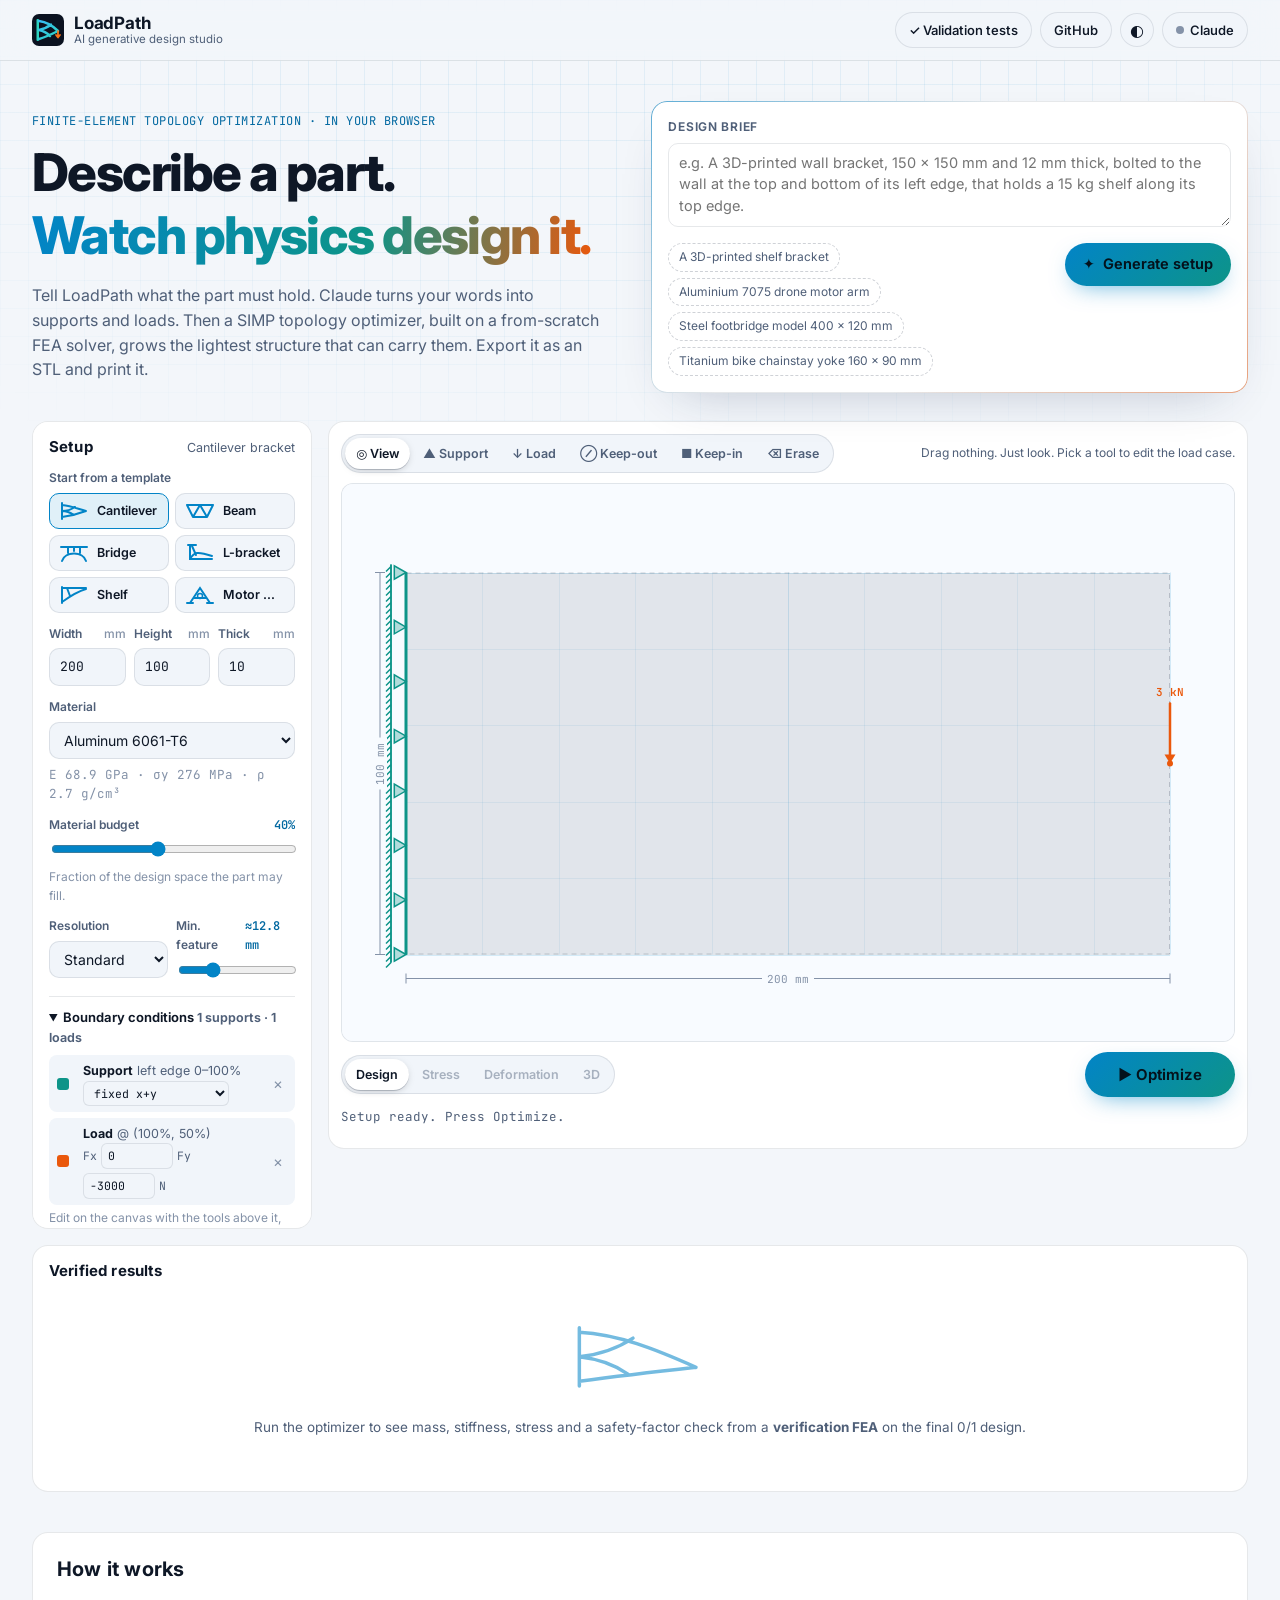
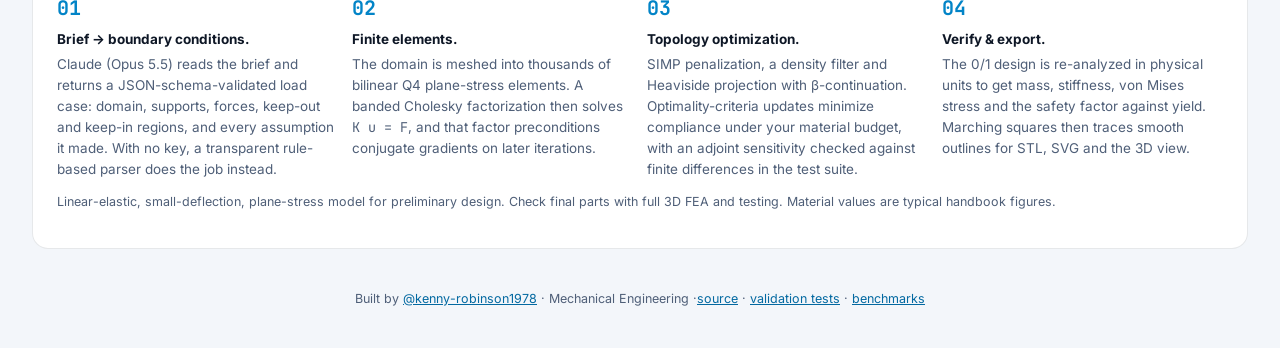
<file: index.html>
<!doctype html>
<html lang="en">
<head>
  <meta charset="utf-8">
  <meta name="viewport" content="width=device-width, initial-scale=1">
  <title>LoadPath · AI Generative Design Studio</title>
  <meta name="description" content="Describe a part in plain English. LoadPath sets up the load case with Claude, runs finite-element topology optimization in your browser, and exports a 3D-printable STL.">
  <meta property="og:title" content="LoadPath · AI Generative Design Studio">
  <meta property="og:description" content="Browser-native FEA + topology optimization with an AI engineering copilot.">
  <link rel="icon" href="assets/favicon.svg" type="image/svg+xml">
  <link rel="preconnect" href="https://fonts.googleapis.com">
  <link rel="preconnect" href="https://fonts.gstatic.com" crossorigin>
  <link href="https://fonts.googleapis.com/css2?family=Inter:wght@400;500;600;700;800&family=JetBrains+Mono:wght@400;500;600&display=swap" rel="stylesheet">
  <link rel="stylesheet" href="css/styles.css">
  <script type="importmap">
    {
      "imports": {
        "three": "https://cdn.jsdelivr.net/npm/three@0.160.0/build/three.module.js",
        "three/addons/": "https://cdn.jsdelivr.net/npm/three@0.160.0/examples/jsm/"
      }
    }
  </script>
  <script>try { const t = localStorage.getItem('loadpath.theme'); if (t) document.documentElement.dataset.theme = t; } catch {}</script>
</head>
<body>
  <div class="bg-grid" aria-hidden="true"></div>

  <header class="topbar">
    <a class="brand" href="./" aria-label="LoadPath home">
      <img src="assets/favicon.svg" alt="" width="32" height="32">
      <span><b>LoadPath</b><small>AI generative design studio</small></span>
    </a>
    <nav class="top-actions">
      <a class="ghost-btn hide-sm" href="tests/" title="Run the solver validation suite">✓ Validation tests</a>
      <a class="ghost-btn hide-sm" href="https://github.com/kenny-robinson1978/loadpath" target="_blank" rel="noopener">GitHub</a>
      <button class="icon-btn" id="themeBtn" type="button" aria-label="Toggle light/dark theme" title="Theme">◐</button>
      <button class="ghost-btn" id="settingsBtn" type="button"><span class="dot" id="keyDot"></span> Claude</button>
    </nav>
  </header>

  <main>
    <section class="hero">
      <div class="hero-copy">
        <p class="eyebrow">Finite-element topology optimization · in your browser</p>
        <h1>Describe a part.<br><span class="grad">Watch physics design it.</span></h1>
        <p class="lede">Tell LoadPath what the part must hold. Claude turns your words into supports and loads. Then a SIMP topology optimizer, built on a from-scratch FEA solver, grows the lightest structure that can carry them. Export it as an STL and print it.</p>
      </div>
      <form class="brief" id="briefForm" autocomplete="off">
        <label for="briefInput" class="brief-label">Design brief</label>
        <textarea id="briefInput" rows="3" placeholder="e.g. A 3D-printed wall bracket, 150 × 150 mm and 12 mm thick, bolted to the wall at the top and bottom of its left edge, that holds a 15 kg shelf along its top edge."></textarea>
        <div class="brief-row">
          <div class="chips" id="exampleChips"></div>
          <button class="primary-btn" id="briefBtn" type="submit"><span class="spark">✦</span> Generate setup</button>
        </div>
        <div class="brief-out" id="briefOut" hidden></div>
      </form>
    </section>

    <section class="studio">
      <!-- ============ Setup panel ============ -->
      <aside class="panel setup" aria-label="Problem setup">
        <div class="panel-head"><h2>Setup</h2><span class="muted small" id="setupName"></span></div>

        <div class="field">
          <span class="label">Start from a template</span>
          <div class="preset-grid" id="presetGrid"></div>
        </div>

        <div class="grid3">
          <label class="field"><span class="label">Width <i>mm</i></span><input type="number" id="inW" min="5" step="1"></label>
          <label class="field"><span class="label">Height <i>mm</i></span><input type="number" id="inH" min="5" step="1"></label>
          <label class="field"><span class="label">Thick <i>mm</i></span><input type="number" id="inT" min="0.2" step="0.5"></label>
        </div>

        <label class="field"><span class="label">Material</span><select id="inMat"></select></label>
        <p class="mat-props mono small" id="matProps"></p>

        <label class="field">
          <span class="label">Material budget <output id="outVf" class="mono"></output></span>
          <input type="range" id="inVf" min="0.1" max="0.8" step="0.01">
          <span class="hint">Fraction of the design space the part may fill.</span>
        </label>

        <div class="grid2">
          <label class="field"><span class="label">Resolution</span>
            <select id="inRes">
              <option value="60">Draft · fast</option>
              <option value="90" selected>Standard</option>
              <option value="130">Fine · slow</option>
            </select>
          </label>
          <label class="field"><span class="label">Min. feature <output id="outRmin" class="mono"></output></span>
            <input type="range" id="inRmin" min="1.2" max="5" step="0.1" value="2.2">
          </label>
        </div>

        <details class="lists" open>
          <summary>Boundary conditions <span class="muted small" id="bcCount"></span></summary>
          <div id="bcList" class="bc-list"></div>
          <p class="hint">Edit on the canvas with the tools above it, or adjust values here.</p>
        </details>

        <div class="io-row">
          <button class="ghost-btn" id="importBtn" type="button">Import JSON</button>
          <button class="ghost-btn" id="exportJsonBtn" type="button">Export JSON</button>
          <input type="file" id="importFile" accept="application/json,.json" hidden>
        </div>
      </aside>

      <!-- ============ Stage ============ -->
      <section class="panel stage" aria-label="Design canvas">
        <div class="toolbar">
          <div class="seg" role="radiogroup" aria-label="Edit tool" id="toolSeg">
            <button type="button" data-tool="none" class="on" title="View only">◎ View</button>
            <button type="button" data-tool="support" title="Drag along an edge to add a support">▲ Support</button>
            <button type="button" data-tool="load" title="Click to place a force">↓ Load</button>
            <button type="button" data-tool="keepout" title="Drag to reserve empty space">⊘ Keep-out</button>
            <button type="button" data-tool="keepin" title="Drag to force solid material">■ Keep-in</button>
            <button type="button" data-tool="erase" title="Click a support, load or region to delete it">⌫ Erase</button>
          </div>
          <div class="tool-opts" id="toolOpts"></div>
        </div>

        <div class="canvas-wrap" id="canvasWrap">
          <canvas id="cv" aria-label="Design domain"></canvas>
          <div id="view3d" class="view3d" hidden></div>
          <div class="legend" id="legend" hidden></div>
          <div class="toast" id="toast" role="status" hidden></div>
        </div>

        <div class="stage-foot">
          <div class="seg" role="radiogroup" aria-label="View" id="viewSeg">
            <button type="button" data-view="design" class="on">Design</button>
            <button type="button" data-view="stress" disabled>Stress</button>
            <button type="button" data-view="deformed" disabled>Deformation</button>
            <button type="button" data-view="3d" disabled>3D</button>
          </div>
          <button class="primary-btn run" id="runBtn" type="button">▶ Optimize</button>
        </div>

        <div class="progress" id="progress" hidden><div class="bar" id="progressBar"></div></div>
        <div class="status mono small" id="status">Ready. Pick a template or describe a part, then press Optimize.</div>
        <div class="chart" id="chart" aria-label="Convergence history"></div>
      </section>

      <!-- ============ Results ============ -->
      <aside class="panel results" aria-label="Results">
        <div class="panel-head"><h2>Verified results</h2><span class="pill" id="verdictPill" hidden></span></div>
        <div id="resultsEmpty" class="empty">
          <div class="empty-art" aria-hidden="true">
            <svg viewBox="0 0 120 70"><path d="M8 10v50M8 14c34 2 64 14 100 30M8 56c30-4 64-8 100-12M8 35c18-2 34-8 46-16M8 35c18 2 32 8 42 15" fill="none" stroke="currentColor" stroke-width="3" stroke-linecap="round" opacity=".55"/></svg>
          </div>
          <p>Run the optimizer to see mass, stiffness, stress and a safety-factor check from a <b>verification FEA</b> on the final 0/1 design.</p>
        </div>
        <div id="resultsBody" hidden>
          <div class="metrics" id="metrics"></div>
          <h3>Engineering notes</h3>
          <ul class="insights" id="insights"></ul>

          <div class="ai-card">
            <div class="ai-head">
              <h3><span class="spark">✦</span> AI design review</h3>
              <button class="primary-btn sm" id="reviewBtn" type="button">Review with Claude</button>
            </div>
            <p class="hint" id="reviewHint">Claude looks at the rendered part and the FEA numbers, then reviews load paths, margins and manufacturability.</p>
            <div class="md" id="reviewOut" aria-live="polite"></div>
          </div>

          <h3>Export</h3>
          <div class="export-grid">
            <button class="ghost-btn" data-export="stl" type="button">⬇ STL <small>3D print</small></button>
            <button class="ghost-btn" data-export="svg" type="button">⬇ SVG <small>laser / CNC</small></button>
            <button class="ghost-btn" data-export="png" type="button">⬇ PNG <small>image</small></button>
            <button class="ghost-btn" data-export="md" type="button">⬇ Report <small>Markdown</small></button>
          </div>
        </div>
      </aside>
    </section>

    <section class="how">
      <h2>How it works</h2>
      <ol class="steps">
        <li><b>Brief → boundary conditions.</b> Claude (Opus 5.5) reads the brief and returns a JSON-schema-validated load case: domain, supports, forces, keep-out and keep-in regions, and every assumption it made. With no key, a transparent rule-based parser does the job instead.</li>
        <li><b>Finite elements.</b> The domain is meshed into thousands of bilinear Q4 plane-stress elements. A banded Cholesky factorization then solves <span class="mono">K u = F</span>, and that factor preconditions conjugate gradients on later iterations.</li>
        <li><b>Topology optimization.</b> SIMP penalization, a density filter and Heaviside projection with β-continuation. Optimality-criteria updates minimize compliance under your material budget, with an adjoint sensitivity checked against finite differences in the test suite.</li>
        <li><b>Verify &amp; export.</b> The 0/1 design is re-analyzed in physical units to get mass, stiffness, von Mises stress and the safety factor against yield. Marching squares then traces smooth outlines for STL, SVG and the 3D view.</li>
      </ol>
      <p class="muted small">Linear-elastic, small-deflection, plane-stress model for preliminary design. Check final parts with full 3D FEA and testing. Material values are typical handbook figures.</p>
    </section>
  </main>

  <footer class="foot muted small">
    Built by <a href="https://github.com/kenny-robinson1978" target="_blank" rel="noopener">@kenny-robinson1978</a> · Mechanical Engineering ·<a href="https://github.com/kenny-robinson1978/loadpath" target="_blank" rel="noopener">source</a> · <a href="tests/">validation tests</a> · <a href="tests/bench.html">benchmarks</a>
  </footer>

  <dialog id="settingsDlg" class="dlg">
    <form method="dialog">
      <h2>Connect Claude</h2>
      <p class="muted">LoadPath works fully offline. Add your own Anthropic API key to unlock natural-language setup and AI design reviews (model <span class="mono">claude-opus-5-5</span>). Your key goes straight from this browser to <span class="mono">api.anthropic.com</span>. There is no LoadPath server.</p>
      <label class="field"><span class="label">Anthropic API key</span><input type="password" id="keyInput" placeholder="sk-ant-…" autocomplete="off" spellcheck="false"></label>
      <label class="check"><input type="checkbox" id="keyRemember"> Remember on this device</label>
      <p class="hint">Get a key at <a href="https://console.anthropic.com/settings/keys" target="_blank" rel="noopener">console.anthropic.com</a>.</p>
      <div class="dlg-actions">
        <button class="ghost-btn" value="clear" id="keyClear">Remove key</button>
        <button class="primary-btn" value="save" id="keySave">Save</button>
      </div>
    </form>
  </dialog>

  <script type="module" src="js/ui/app.js"></script>
</body>
</html>
</file>
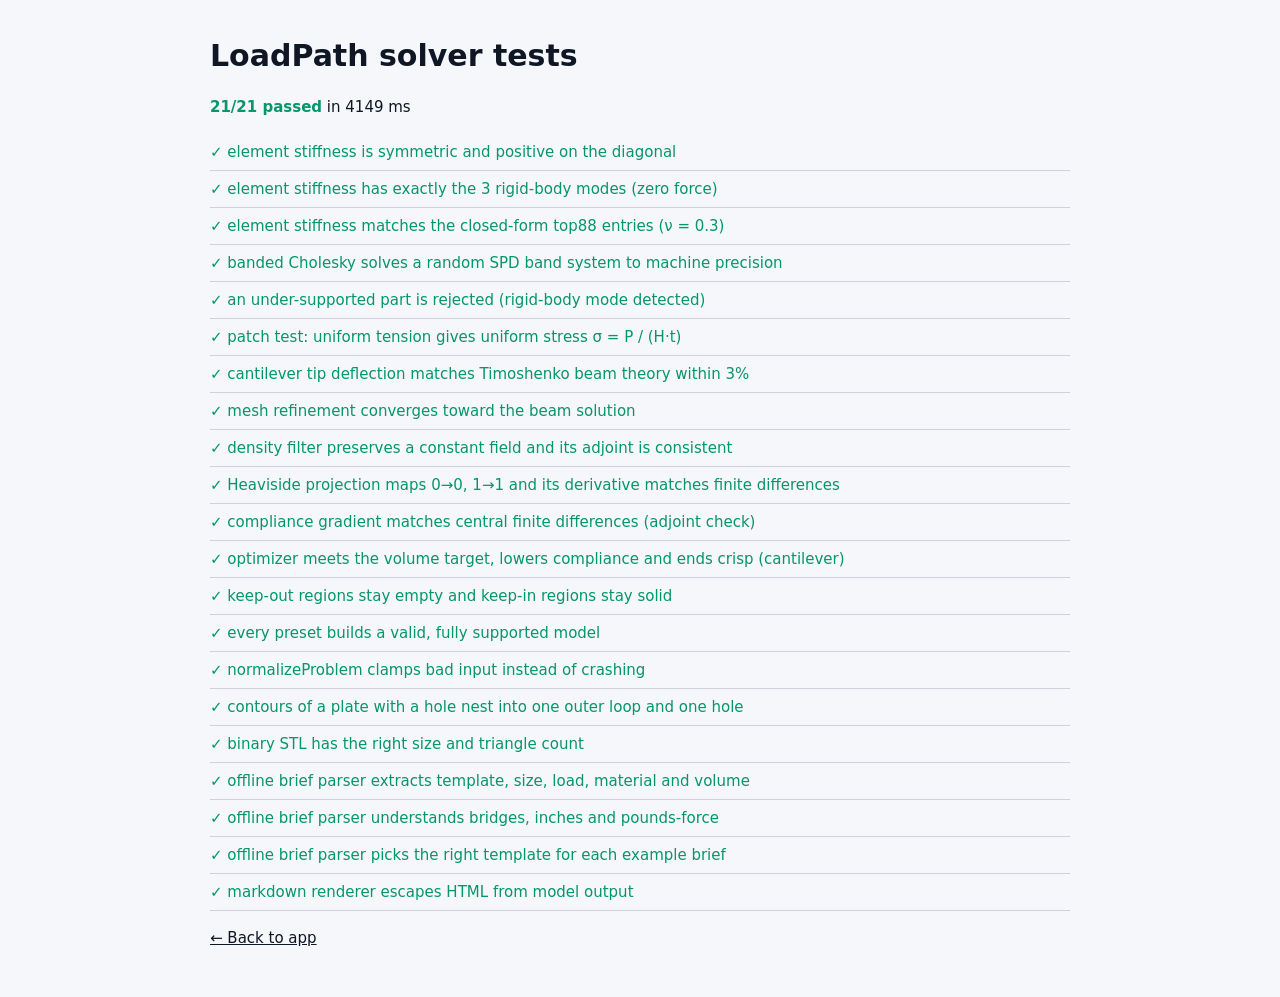
<file: tests/index.html>
<!doctype html>
<html lang="en">
<head>
  <meta charset="utf-8">
  <meta name="viewport" content="width=device-width, initial-scale=1">
  <title>LoadPath Tests</title>
  <link rel="icon" href="../assets/favicon.svg" type="image/svg+xml">
  <style>
    :root { --bg: #0a0f17; --text: #e6edf6; --muted: #8a9bb3; --ok: #34d399; --bad: #f87171; color-scheme: dark; }
    @media (prefers-color-scheme: light) { :root { --bg: #f5f7fa; --text: #0f1724; --muted: #51607a; --ok: #059669; --bad: #dc2626; color-scheme: light; } }
    body { margin: 0 auto; max-width: 860px; padding: 32px 16px; background: var(--bg); color: var(--text); font: 15px/1.6 system-ui, sans-serif; }
    h1 { margin: 0 0 4px; } a { color: inherit; }
    ul { list-style: none; padding: 0; } li { padding: 6px 0; border-bottom: 1px solid color-mix(in srgb, var(--muted) 25%, transparent); }
    .ok { color: var(--ok); } .bad { color: var(--bad); }
    pre { white-space: pre-wrap; color: var(--muted); margin: 4px 0 0 20px; font-size: 13px; }
  </style>
</head>
<body>
  <h1>LoadPath solver tests</h1>
  <p id="summary" class="muted">Running… (the optimizer tests take a few seconds)</p>
  <ul id="results"></ul>
  <p><a href="../">← Back to app</a></p>
  <script type="module" src="fea.test.js"></script>
</body>
</html>
</file>
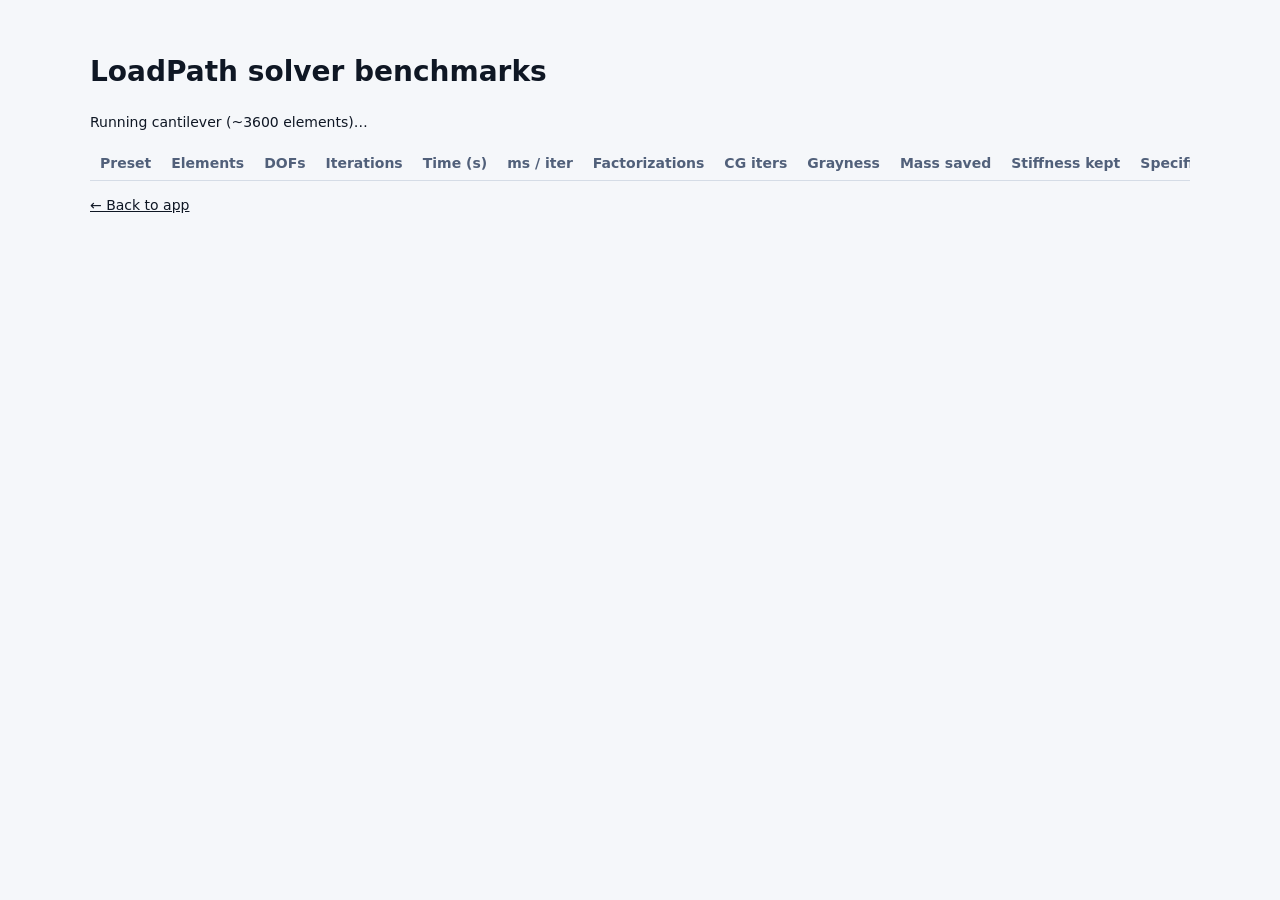
<file: tests/bench.html>
<!doctype html>
<html lang="en">
<head>
  <meta charset="utf-8">
  <meta name="viewport" content="width=device-width, initial-scale=1">
  <title>LoadPath Benchmarks</title>
  <link rel="icon" href="../assets/favicon.svg" type="image/svg+xml">
  <style>
    :root { --bg: #0a0f17; --text: #e6edf6; --muted: #8a9bb3; --line: #223047; color-scheme: dark; }
    @media (prefers-color-scheme: light) { :root { --bg: #f5f7fa; --text: #0f1724; --muted: #51607a; --line: #d5dce6; color-scheme: light; } }
    body { margin: 0 auto; max-width: 1100px; padding: 32px 16px; background: var(--bg); color: var(--text); font: 14px/1.5 system-ui, sans-serif; }
    .wrap { overflow-x: auto; }
    table { border-collapse: collapse; width: 100%; font-variant-numeric: tabular-nums; }
    th, td { padding: 6px 10px; border-bottom: 1px solid var(--line); text-align: right; white-space: nowrap; }
    th:first-child, td:first-child { text-align: left; }
    th { color: var(--muted); font-weight: 600; }
    a { color: inherit; }
  </style>
</head>
<body>
  <h1>LoadPath solver benchmarks</h1>
  <p id="status">Each preset runs to convergence in a Web Worker, one after another.</p>
  <div class="wrap"><table>
    <thead><tr><th>Preset</th><th>Elements</th><th>DOFs</th><th>Iterations</th><th>Time (s)</th><th>ms / iter</th><th>Factorizations</th><th>CG iters</th><th>Grayness</th><th>Mass saved</th><th>Stiffness kept</th><th>Specific stiffness ×</th><th>SF</th></tr></thead>
    <tbody id="rows"></tbody>
  </table></div>
  <p><a href="../">← Back to app</a></p>
  <script type="module">
    const cases = new URLSearchParams(location.search).get('cases')?.split(',').map((c) => c.split(':'))
      ?? ['cantilever', 'mbb', 'bridge', 'lbracket', 'shelf', 'mount'].map((id) => [id, 3600]);
    const rows = document.getElementById('rows');
    const results = [];
    for (const [id, target] of cases) {
      document.getElementById('status').textContent = `Running ${id} (~${target} elements)…`;
      const r = await new Promise((resolve) => {
        const w = new Worker('bench.worker.js', { type: 'module' });
        w.onmessage = (e) => { w.terminate(); resolve(e.data); };
        w.onerror = (e) => { w.terminate(); resolve({ id, error: e.message }); };
        w.postMessage({ id, target: +target });
      });
      results.push(r);
      const f = (v, d = 2) => (Number.isFinite(v) ? v.toFixed(d) : '—');
      rows.insertAdjacentHTML('beforeend', r.error ? `<tr><td>${id}</td><td colspan="12">${r.error}</td></tr>` :
        `<tr><td>${r.id}</td><td>${r.nel}</td><td>${r.dofs}</td><td>${r.iters}</td><td>${f(r.seconds, 1)}</td><td>${f(r.msPerIter, 0)}</td><td>${r.factorizations}</td><td>${r.cgIterations}</td><td>${f(r.grayness, 3)}</td><td>${f(r.massSaved * 100, 0)}%</td><td>${f(r.stiffnessRetained * 100, 0)}%</td><td>${f(r.specificStiffnessGain)}</td><td>${f(r.safetyFactor)}</td></tr>`);
    }
    document.getElementById('status').textContent = 'Done.';
    window.__BENCH__ = results;
  </script>
</body>
</html>
</file>
<file: css/styles.css>
/* ===== Tokens ========================================================================= */
:root {
  --bg: #070b12;
  --bg-2: #0b111b;
  --panel: rgba(148, 180, 220, 0.04);
  --panel-solid: #0d1420;
  --raise: rgba(148, 180, 220, 0.08);
  --border: rgba(148, 180, 220, 0.13);
  --border-strong: rgba(148, 180, 220, 0.26);
  --text: #e6edf6;
  --muted: #8b9cb4;
  --faint: #5d6e86;
  --accent: #38bdf8;
  --accent-2: #2dd4bf;
  --accent-ink: #7dd3fc;
  --load: #fb923c;
  --support: #2dd4bf;
  --keepout: #f87171;
  --keepin: #a78bfa;
  --ok: #34d399;
  --warn: #fbbf24;
  --bad: #f87171;
  --material: #dbe8f8;
  --grid: rgba(56, 189, 248, 0.07);
  --grid-strong: rgba(56, 189, 248, 0.14);
  --canvas-bg: #08101b;
  --shadow: 0 24px 60px -28px rgba(0, 0, 0, 0.7);
  --radius: 16px;
  --radius-sm: 10px;
  --font: 'Inter', system-ui, -apple-system, 'Segoe UI', Roboto, sans-serif;
  --mono: 'JetBrains Mono', ui-monospace, 'Cascadia Code', Consolas, monospace;
  color-scheme: dark;
}

@media (prefers-color-scheme: light) {
  :root:not([data-theme="dark"]) {
    --bg: #f3f6fa; --bg-2: #e9eef5; --panel: #ffffff; --panel-solid: #ffffff; --raise: #f1f5fa;
    --border: rgba(15, 30, 55, 0.1); --border-strong: rgba(15, 30, 55, 0.2);
    --text: #0e1726; --muted: #4f5f78; --faint: #8492a8;
    --accent: #0284c7; --accent-2: #0d9488; --accent-ink: #0369a1;
    --load: #ea580c; --support: #0d9488; --keepout: #dc2626; --keepin: #7c3aed;
    --ok: #059669; --warn: #b45309; --bad: #dc2626;
    --material: #18243a; --grid: rgba(2, 132, 199, 0.07); --grid-strong: rgba(2, 132, 199, 0.15);
    --canvas-bg: #f8fbff; --shadow: 0 20px 50px -28px rgba(20, 40, 80, 0.3);
    color-scheme: light;
  }
}
:root[data-theme="light"] {
  --bg: #f3f6fa; --bg-2: #e9eef5; --panel: #ffffff; --panel-solid: #ffffff; --raise: #f1f5fa;
  --border: rgba(15, 30, 55, 0.1); --border-strong: rgba(15, 30, 55, 0.2);
  --text: #0e1726; --muted: #4f5f78; --faint: #8492a8;
  --accent: #0284c7; --accent-2: #0d9488; --accent-ink: #0369a1;
  --load: #ea580c; --support: #0d9488; --keepout: #dc2626; --keepin: #7c3aed;
  --ok: #059669; --warn: #b45309; --bad: #dc2626;
  --material: #18243a; --grid: rgba(2, 132, 199, 0.07); --grid-strong: rgba(2, 132, 199, 0.15);
  --canvas-bg: #f8fbff; --shadow: 0 20px 50px -28px rgba(20, 40, 80, 0.3);
  color-scheme: light;
}

/* ===== Base =========================================================================== */
*, *::before, *::after { box-sizing: border-box; }
html { -webkit-text-size-adjust: 100%; }
body {
  margin: 0; min-height: 100vh; background: var(--bg); color: var(--text);
  font: 14.5px/1.55 var(--font); -webkit-font-smoothing: antialiased; overflow-x: hidden;
}
.bg-grid {
  position: fixed; inset: 0; z-index: -1; pointer-events: none;
  background-image:
    linear-gradient(var(--grid) 1px, transparent 1px),
    linear-gradient(90deg, var(--grid) 1px, transparent 1px);
  background-size: 28px 28px;
  mask-image: radial-gradient(ellipse 80% 60% at 50% 0%, #000 40%, transparent 100%);
}
a { color: var(--accent-ink); }
h1, h2, h3 { line-height: 1.2; margin: 0; }
h2 { font-size: 15px; font-weight: 700; letter-spacing: 0.01em; }
h3 { font-size: 13px; font-weight: 700; margin: 18px 0 8px; color: var(--muted); text-transform: uppercase; letter-spacing: 0.06em; }
.mono { font-family: var(--mono); }
.small { font-size: 12.5px; }
.muted { color: var(--muted); }
.hint { color: var(--faint); font-size: 12px; margin: 4px 0 0; }
button { font: inherit; color: inherit; cursor: pointer; }
button:disabled { cursor: not-allowed; opacity: 0.45; }
:focus-visible { outline: 2px solid var(--accent); outline-offset: 2px; }
[hidden] { display: none !important; }

input[type="number"], input[type="password"], input[type="text"], select, textarea {
  width: 100%; background: var(--raise); color: var(--text); border: 1px solid var(--border);
  border-radius: var(--radius-sm); padding: 8px 10px; font: inherit; font-size: 14px;
}
input[type="number"] { font-family: var(--mono); font-size: 13px; }
input:focus, select:focus, textarea:focus { outline: none; border-color: var(--accent); box-shadow: 0 0 0 3px color-mix(in srgb, var(--accent) 22%, transparent); }
input[type="range"] { width: 100%; accent-color: var(--accent); }
select option { background: var(--panel-solid); }

/* ===== Buttons ======================================================================== */
.primary-btn {
  display: inline-flex; align-items: center; justify-content: center; gap: 8px;
  border: 0; border-radius: 999px; padding: 10px 18px; font-weight: 650;
  background: linear-gradient(135deg, var(--accent), var(--accent-2)); color: #04121c;
  box-shadow: 0 8px 24px -10px color-mix(in srgb, var(--accent) 70%, transparent);
  transition: transform 0.15s, box-shadow 0.15s, filter 0.15s;
}
.primary-btn:hover:not(:disabled) { transform: translateY(-1px); filter: brightness(1.06); }
.primary-btn.sm { padding: 7px 13px; font-size: 13px; }
.primary-btn.stop { background: linear-gradient(135deg, #f87171, #fb923c); }
.ghost-btn {
  display: inline-flex; align-items: center; gap: 6px; text-decoration: none;
  background: var(--raise); border: 1px solid var(--border); color: var(--text);
  border-radius: 999px; padding: 7px 13px; font-size: 13px; font-weight: 550;
  transition: border-color 0.15s, background 0.15s;
}
.ghost-btn:hover:not(:disabled) { border-color: var(--border-strong); }
.icon-btn { width: 34px; height: 34px; border-radius: 50%; border: 1px solid var(--border); background: var(--raise); font-size: 16px; }
.spark { color: inherit; }
.dot { width: 8px; height: 8px; border-radius: 50%; background: var(--faint); display: inline-block; }
.dot.on { background: var(--ok); box-shadow: 0 0 0 3px color-mix(in srgb, var(--ok) 25%, transparent); }

/* ===== Top bar ======================================================================== */
.topbar {
  position: sticky; top: 0; z-index: 20; display: flex; align-items: center; justify-content: space-between; gap: 12px;
  padding: 12px clamp(16px, 3vw, 32px); backdrop-filter: blur(14px);
  background: color-mix(in srgb, var(--bg) 78%, transparent); border-bottom: 1px solid var(--border);
}
.brand { display: flex; align-items: center; gap: 10px; color: inherit; text-decoration: none; }
.brand span { display: flex; flex-direction: column; line-height: 1.15; }
.brand b { font-size: 17px; letter-spacing: -0.01em; }
.brand small { font-size: 11.5px; color: var(--muted); }
.top-actions { display: flex; align-items: center; gap: 8px; }

/* ===== Hero / brief =================================================================== */
main { max-width: 1520px; margin: 0 auto; padding: 0 clamp(16px, 3vw, 32px); }
.hero { display: grid; grid-template-columns: minmax(0, 1fr) minmax(0, 1.05fr); gap: clamp(20px, 4vw, 56px); align-items: center; padding: 40px 0 28px; }
.eyebrow { font-family: var(--mono); font-size: 12px; color: var(--accent-ink); letter-spacing: 0.04em; margin: 0 0 12px; text-transform: uppercase; }
.hero h1 { font-size: clamp(30px, 4.2vw, 52px); font-weight: 800; letter-spacing: -0.03em; }
.grad { background: linear-gradient(100deg, var(--accent), var(--accent-2) 60%, var(--load)); -webkit-background-clip: text; background-clip: text; color: transparent; }
.lede { color: var(--muted); font-size: 16px; max-width: 60ch; margin: 16px 0 0; }
.brief {
  background: var(--panel); border: 1px solid var(--border); border-radius: var(--radius); padding: 16px;
  box-shadow: var(--shadow); position: relative;
}
.brief::before {
  content: ''; position: absolute; inset: -1px; border-radius: inherit; padding: 1px; pointer-events: none;
  background: linear-gradient(135deg, color-mix(in srgb, var(--accent) 60%, transparent), transparent 40%, transparent 60%, color-mix(in srgb, var(--load) 50%, transparent));
  -webkit-mask: linear-gradient(#000 0 0) content-box, linear-gradient(#000 0 0); -webkit-mask-composite: xor; mask-composite: exclude;
}
.brief-label { display: block; font-size: 12px; font-weight: 650; color: var(--muted); margin-bottom: 6px; text-transform: uppercase; letter-spacing: 0.06em; }
.brief textarea { resize: vertical; min-height: 84px; font-size: 14.5px; line-height: 1.5; background: transparent; }
.brief-row { display: flex; gap: 10px; align-items: flex-start; justify-content: space-between; margin-top: 10px; flex-wrap: wrap; }
.chips { display: flex; flex-wrap: wrap; gap: 6px; flex: 1; min-width: 0; }
.chip {
  border: 1px dashed var(--border-strong); background: transparent; color: var(--muted); border-radius: 999px;
  padding: 4px 10px; font-size: 12px; max-width: 100%; white-space: nowrap; overflow: hidden; text-overflow: ellipsis;
}
.chip:hover { color: var(--text); border-style: solid; }
.brief-out { margin-top: 12px; padding: 10px 12px; border-radius: var(--radius-sm); background: var(--raise); font-size: 13px; }
.brief-out ul { margin: 6px 0 0; padding-left: 18px; color: var(--muted); }
.brief-out .src { font-family: var(--mono); font-size: 11px; padding: 2px 8px; border-radius: 999px; background: color-mix(in srgb, var(--accent) 16%, transparent); color: var(--accent-ink); }
.brief-out.err { background: color-mix(in srgb, var(--bad) 12%, transparent); color: var(--bad); }

/* ===== Studio grid ==================================================================== */
.studio { display: grid; grid-template-columns: 300px minmax(0, 1fr) 340px; gap: 16px; align-items: start; }
.panel { background: var(--panel); border: 1px solid var(--border); border-radius: var(--radius); padding: 16px; min-width: 0; }
.panel-head { display: flex; align-items: center; justify-content: space-between; gap: 8px; margin-bottom: 12px; }
.setup, .results { position: sticky; top: 76px; max-height: calc(100vh - 92px); overflow: auto; scrollbar-width: thin; }

.field { display: flex; flex-direction: column; gap: 5px; margin-bottom: 12px; min-width: 0; }
.label { font-size: 12px; font-weight: 600; color: var(--muted); display: flex; justify-content: space-between; gap: 6px; }
.label i { font-style: normal; color: var(--faint); font-weight: 500; }
.label output { color: var(--accent-ink); }
.grid2, .grid3 { display: grid; gap: 8px; }
.grid2 { grid-template-columns: 1fr 1fr; }
.grid3 { grid-template-columns: 1fr 1fr 1fr; }
.mat-props { margin: -6px 0 12px; color: var(--faint); }

.preset-grid { display: grid; grid-template-columns: 1fr 1fr; gap: 6px; }
.preset {
  text-align: left; border: 1px solid var(--border); background: var(--raise); border-radius: var(--radius-sm);
  padding: 7px 9px; font-size: 12.5px; font-weight: 600; display: flex; gap: 8px; align-items: center; min-width: 0;
}
.preset svg { width: 30px; height: 20px; flex: none; color: var(--accent); }
.preset span { overflow: hidden; text-overflow: ellipsis; white-space: nowrap; }
.preset.on { border-color: var(--accent); background: color-mix(in srgb, var(--accent) 12%, transparent); }

details.lists { border-top: 1px solid var(--border); padding-top: 10px; margin-top: 4px; }
details.lists summary { cursor: pointer; font-weight: 650; font-size: 13px; margin-bottom: 8px; }
.bc-list { display: flex; flex-direction: column; gap: 6px; }
.bc-item { display: grid; grid-template-columns: 18px 1fr auto; gap: 8px; align-items: center; padding: 6px 8px; border-radius: 8px; background: var(--raise); font-size: 12.5px; }
.bc-item .sw { width: 12px; height: 12px; border-radius: 3px; }
.bc-item .vals { display: flex; gap: 4px; align-items: center; flex-wrap: wrap; font-family: var(--mono); font-size: 11.5px; color: var(--muted); }
.bc-item input[type="number"] { width: 72px; padding: 3px 6px; font-size: 11.5px; border-radius: 6px; }
.bc-item select { width: auto; padding: 3px 6px; font-size: 11.5px; border-radius: 6px; }
.bc-item .x { border: 0; background: none; color: var(--faint); font-size: 15px; padding: 0 4px; }
.bc-item .x:hover { color: var(--bad); }
.io-row { display: flex; gap: 8px; flex-wrap: wrap; margin-top: 12px; }

/* ===== Stage ========================================================================== */
.stage { padding: 12px; display: flex; flex-direction: column; gap: 10px; }
.toolbar { display: flex; gap: 8px; flex-wrap: wrap; align-items: center; justify-content: space-between; }
.seg { display: inline-flex; background: var(--raise); border: 1px solid var(--border); border-radius: 999px; padding: 3px; gap: 2px; flex-wrap: wrap; }
.seg button { border: 0; background: transparent; border-radius: 999px; padding: 6px 11px; font-size: 12.5px; font-weight: 600; color: var(--muted); white-space: nowrap; }
.seg button.on { background: var(--panel-solid); color: var(--text); box-shadow: 0 1px 0 var(--border-strong), 0 2px 10px -4px rgba(0, 0, 0, 0.4); }
.seg button:hover:not(.on):not(:disabled) { color: var(--text); }
.tool-opts { display: flex; gap: 6px; align-items: center; font-size: 12px; color: var(--muted); flex-wrap: wrap; }
.tool-opts input, .tool-opts select { width: auto; padding: 4px 8px; font-size: 12px; border-radius: 8px; }
.tool-opts input[type="number"] { width: 80px; }

.canvas-wrap {
  position: relative; border-radius: 12px; overflow: hidden; border: 1px solid var(--border);
  background: var(--canvas-bg); aspect-ratio: 16 / 10; min-height: 260px;
}
#cv { width: 100%; height: 100%; display: block; touch-action: none; }
#cv.tool-support, #cv.tool-keepout, #cv.tool-keepin, #cv.tool-load { cursor: crosshair; }
#cv.tool-erase { cursor: not-allowed; }
.view3d { position: absolute; inset: 0; background: radial-gradient(70% 70% at 50% 40%, var(--raise), transparent 70%), var(--canvas-bg); }
.view3d canvas { display: block; width: 100% !important; height: 100% !important; cursor: grab; }
.legend {
  position: absolute; right: 10px; top: 10px; background: color-mix(in srgb, var(--panel-solid) 88%, transparent);
  border: 1px solid var(--border); border-radius: 10px; padding: 8px 10px; font-size: 11.5px; font-family: var(--mono); color: var(--muted);
  backdrop-filter: blur(6px); max-width: 60%;
}
.legend .ramp { height: 8px; width: 160px; max-width: 100%; border-radius: 4px; margin: 4px 0 2px; }
.legend .ends { display: flex; justify-content: space-between; gap: 10px; }
.toast {
  position: absolute; left: 50%; bottom: 12px; transform: translateX(-50%); max-width: calc(100% - 24px);
  background: var(--panel-solid); border: 1px solid var(--border-strong); border-radius: 999px; padding: 7px 14px;
  font-size: 12.5px; box-shadow: var(--shadow); white-space: nowrap; overflow: hidden; text-overflow: ellipsis;
}
.toast.err { border-color: var(--bad); color: var(--bad); white-space: normal; border-radius: 12px; }
.stage-foot { display: flex; justify-content: space-between; gap: 10px; align-items: center; flex-wrap: wrap; }
.run { min-width: 150px; font-size: 15px; padding: 11px 22px; }
.progress { height: 4px; border-radius: 4px; background: var(--raise); overflow: hidden; }
.progress .bar { height: 100%; width: 0; background: linear-gradient(90deg, var(--accent), var(--accent-2)); transition: width 0.2s; }
.status { color: var(--muted); min-height: 1.5em; overflow-wrap: anywhere; }
.status b { color: var(--text); font-weight: 600; }
.chart { min-height: 0; }
.chart svg { display: block; width: 100%; height: 120px; }
.chart .axis { stroke: var(--border-strong); stroke-width: 1; }
.chart .gridl { stroke: var(--border); stroke-width: 1; stroke-dasharray: 2 4; }
.chart .c-line { fill: none; stroke: var(--accent); stroke-width: 2; }
.chart .v-line { fill: none; stroke: var(--load); stroke-width: 1.5; stroke-dasharray: 4 3; }
.chart .beta { stroke: var(--keepin); stroke-width: 1; stroke-dasharray: 1 3; }
.chart text { fill: var(--faint); font: 10.5px var(--mono); }

/* ===== Results ======================================================================== */
.empty { text-align: center; color: var(--muted); padding: 24px 8px; font-size: 13.5px; }
.empty-art { color: var(--accent); width: 140px; margin: 0 auto 10px; }
.pill { font-size: 11.5px; font-weight: 700; padding: 3px 10px; border-radius: 999px; font-family: var(--mono); }
.pill.ok { background: color-mix(in srgb, var(--ok) 16%, transparent); color: var(--ok); }
.pill.warn { background: color-mix(in srgb, var(--warn) 16%, transparent); color: var(--warn); }
.pill.bad { background: color-mix(in srgb, var(--bad) 16%, transparent); color: var(--bad); }
.metrics { display: grid; grid-template-columns: 1fr 1fr; gap: 8px; }
.metric { background: var(--raise); border: 1px solid var(--border); border-radius: 12px; padding: 10px 12px; min-width: 0; }
.metric .k { font-size: 11px; color: var(--muted); text-transform: uppercase; letter-spacing: 0.05em; font-weight: 600; }
.metric .v { font-family: var(--mono); font-size: 20px; font-weight: 600; letter-spacing: -0.02em; margin-top: 2px; white-space: nowrap; overflow: hidden; text-overflow: ellipsis; }
.metric .v small { font-size: 12px; color: var(--muted); font-weight: 500; margin-left: 2px; }
.metric .s { font-size: 11.5px; color: var(--faint); margin-top: 1px; }
.metric.hero-m { grid-column: span 2; display: flex; justify-content: space-between; align-items: center; gap: 10px;
  background: linear-gradient(135deg, color-mix(in srgb, var(--accent) 14%, transparent), color-mix(in srgb, var(--accent-2) 10%, transparent)); }
.metric.ok .v { color: var(--ok); } .metric.warn .v { color: var(--warn); } .metric.bad .v { color: var(--bad); }
.insights { list-style: none; padding: 0; margin: 0; display: flex; flex-direction: column; gap: 6px; }
.insights li { font-size: 13px; padding: 8px 10px 8px 30px; border-radius: 10px; background: var(--raise); position: relative; color: var(--muted); }
.insights li b { color: var(--text); }
.insights li::before { position: absolute; left: 10px; top: 8px; font-size: 13px; }
.insights li.ok::before { content: '✓'; color: var(--ok); }
.insights li.warn::before { content: '!'; color: var(--warn); font-weight: 800; left: 13px; }
.insights li.bad::before { content: '✕'; color: var(--bad); }
.insights li.info::before { content: 'i'; color: var(--accent); font-weight: 800; left: 13px; font-family: var(--mono); }

.ai-card { margin-top: 16px; border: 1px solid var(--border); border-radius: 12px; padding: 12px; background: linear-gradient(180deg, color-mix(in srgb, var(--accent) 7%, transparent), transparent 60%); }
.ai-head { display: flex; align-items: center; justify-content: space-between; gap: 8px; }
.ai-head h3 { margin: 0; color: var(--text); text-transform: none; letter-spacing: 0; font-size: 14px; }
.md { font-size: 13.5px; }
.md:empty { display: none; }
.md h2, .md h3, .md h4 { font-size: 13px; text-transform: uppercase; letter-spacing: 0.05em; color: var(--accent-ink); margin: 14px 0 6px; }
.md p { margin: 6px 0; } .md ul, .md ol { margin: 6px 0; padding-left: 20px; } .md li { margin: 3px 0; }
.md code { font-family: var(--mono); font-size: 12px; background: var(--raise); padding: 1px 5px; border-radius: 5px; }
.md.streaming::after { content: '▍'; color: var(--accent); animation: blink 1s steps(2) infinite; }
@keyframes blink { 50% { opacity: 0; } }
.export-grid { display: grid; grid-template-columns: 1fr 1fr; gap: 8px; }
.export-grid .ghost-btn { border-radius: 10px; justify-content: flex-start; padding: 9px 12px; }
.export-grid small { color: var(--faint); font-weight: 500; margin-left: auto; }

/* ===== How it works / footer ========================================================== */
.how { margin: 40px 0 24px; padding: 24px; border: 1px solid var(--border); border-radius: var(--radius); background: var(--panel); }
.how h2 { font-size: 20px; margin-bottom: 12px; }
.steps { display: grid; grid-template-columns: repeat(4, minmax(0, 1fr)); gap: 14px; padding: 0; list-style: none; counter-reset: s; margin: 0 0 12px; }
.steps li { counter-increment: s; color: var(--muted); font-size: 13.5px; position: relative; padding-top: 36px; }
.steps li::before { content: counter(s, decimal-leading-zero); position: absolute; top: 0; font-family: var(--mono); font-weight: 700; color: var(--accent); font-size: 20px; }
.steps b { color: var(--text); display: block; margin-bottom: 4px; }
.foot { text-align: center; padding: 16px 16px 40px; }

/* ===== Dialog ========================================================================= */
.dlg { border: 1px solid var(--border-strong); border-radius: var(--radius); background: var(--panel-solid); color: var(--text); padding: 22px; width: min(480px, calc(100vw - 32px)); box-shadow: var(--shadow); }
.dlg::backdrop { background: rgba(3, 6, 12, 0.6); backdrop-filter: blur(3px); }
.dlg h2 { font-size: 18px; margin-bottom: 8px; }
.dlg p { font-size: 13.5px; }
.check { display: flex; gap: 8px; align-items: center; font-size: 13px; margin: 4px 0; }
.dlg-actions { display: flex; justify-content: flex-end; gap: 8px; margin-top: 16px; }

/* ===== Responsive ===================================================================== */
@media (max-width: 1280px) {
  .studio { grid-template-columns: 280px minmax(0, 1fr); }
  .results { grid-column: 1 / -1; position: static; max-height: none; }
  .results #resultsBody { display: grid; grid-template-columns: minmax(0, 1fr) minmax(0, 1fr); gap: 0 20px; }
  .results #resultsBody > .metrics { grid-column: 1; grid-row: 1 / span 6; align-self: start; }
}
@media (max-width: 900px) {
  .hero { grid-template-columns: 1fr; padding-top: 24px; }
  .studio { grid-template-columns: 1fr; }
  .setup { position: static; max-height: none; order: 2; }
  .stage { order: 1; }
  .results { order: 3; }
  .results #resultsBody { display: block; }
  .steps { grid-template-columns: 1fr 1fr; }
}
@media (max-width: 560px) {
  .hide-sm { display: none !important; }
  .steps { grid-template-columns: 1fr; }
  .canvas-wrap { aspect-ratio: 4 / 3; }
  .metrics { grid-template-columns: 1fr 1fr; }
  .metric .v { font-size: 17px; }
  .seg button { padding: 6px 8px; font-size: 12px; }
  .run { width: 100%; }
  .brand small { display: none; }
}
@media (prefers-reduced-motion: reduce) {
  *, *::before, *::after { transition: none !important; animation: none !important; }
}
</file>
